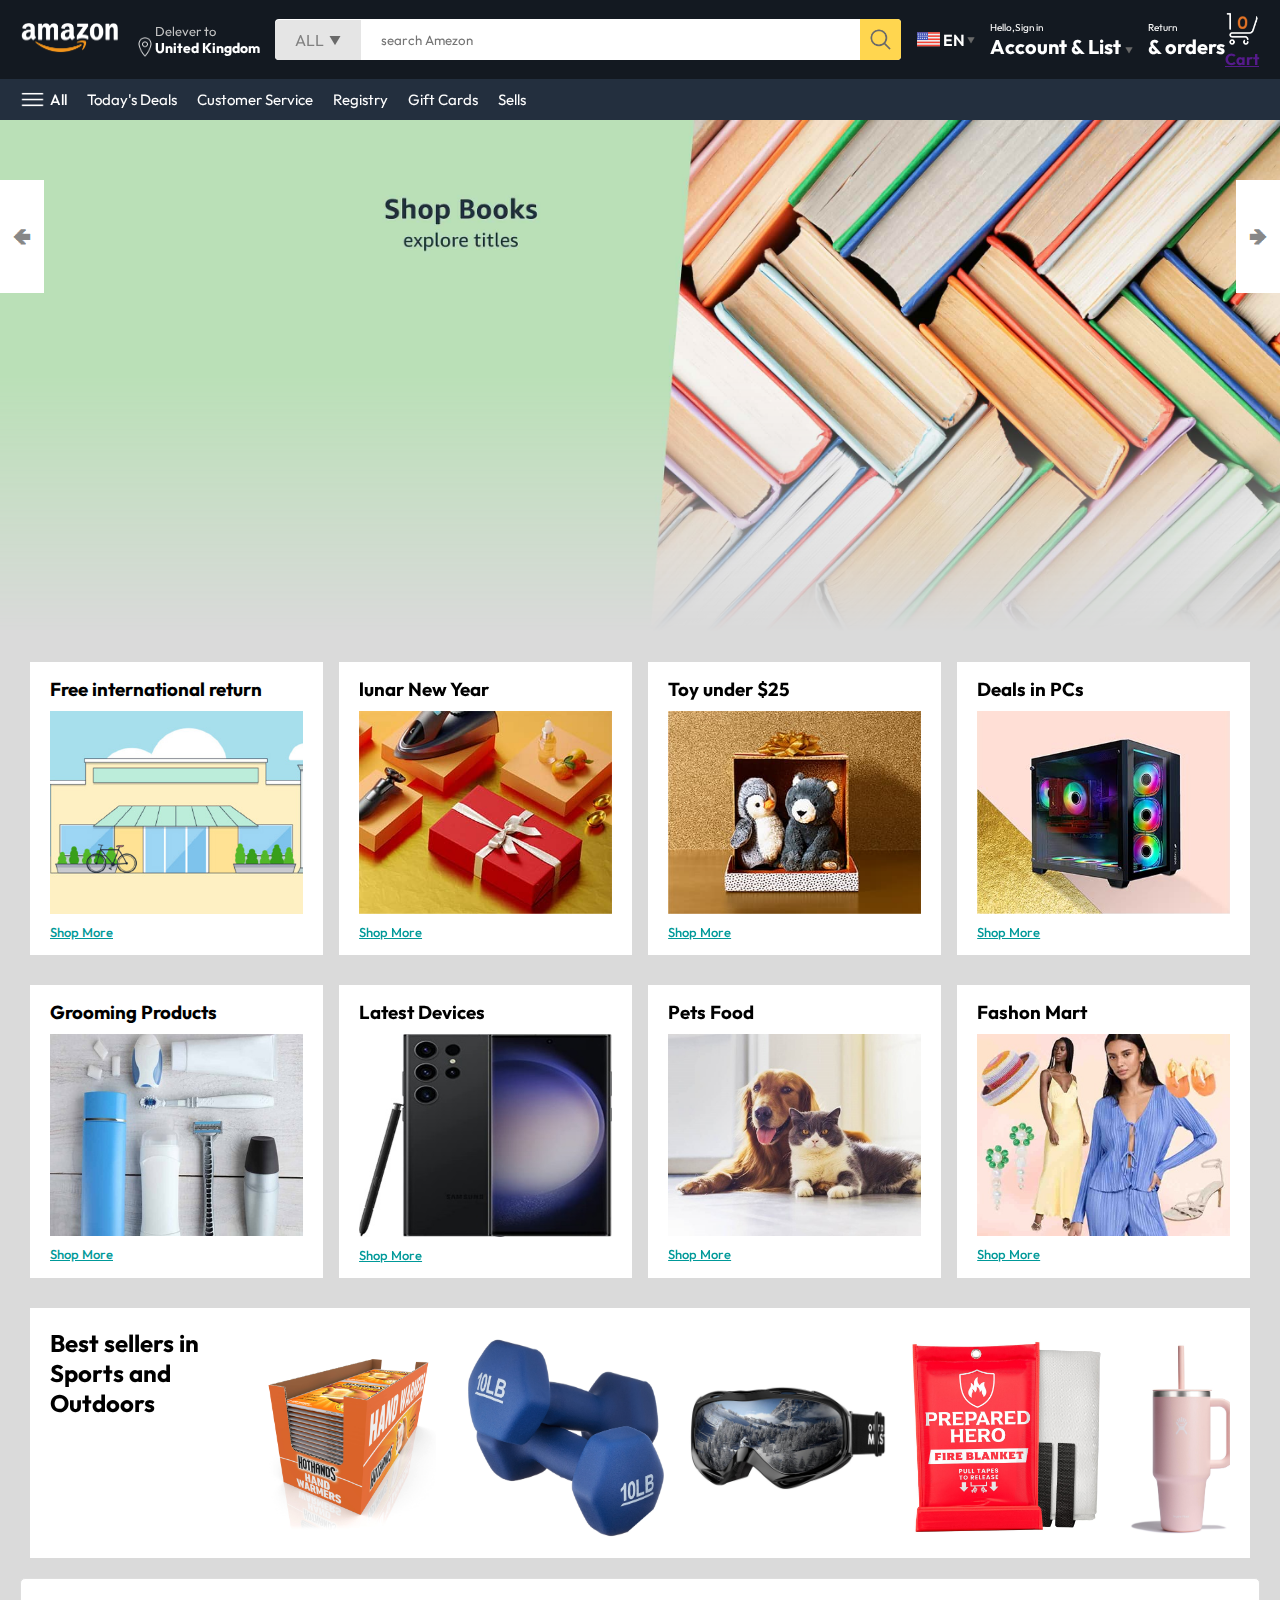
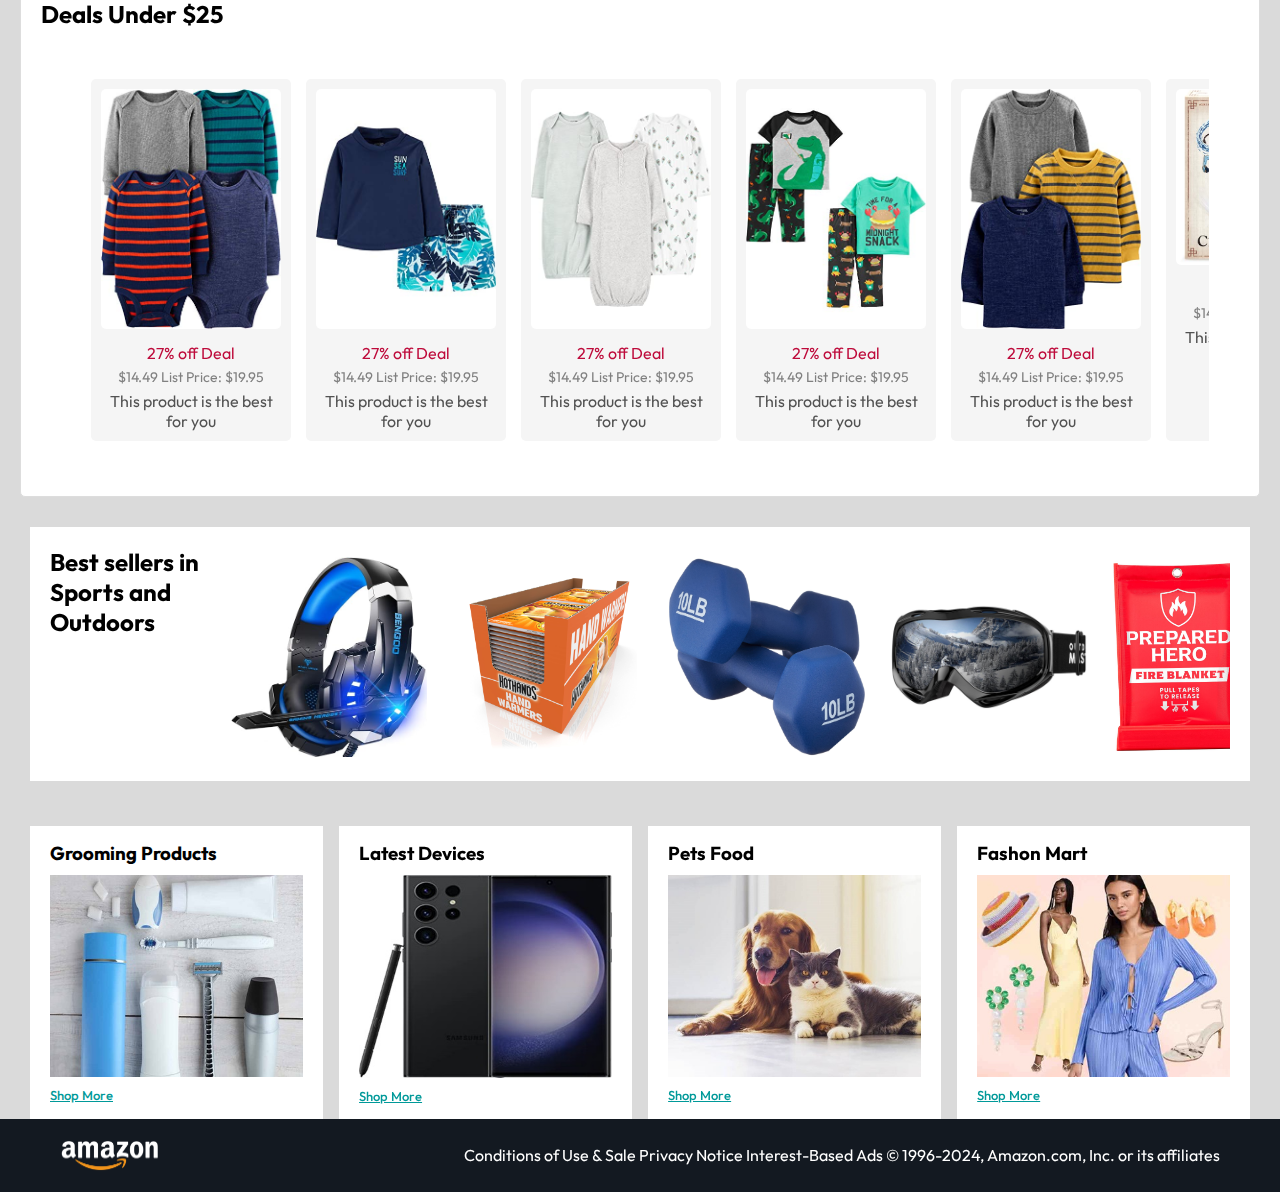
<file: amezon clone/index.html>
<!DOCTYPE html>
<html>
<head>
    <title>Amezon clone</title>
    <link rel="stylesheet" href="style.css">
    <meta charset="UTF-8">
</head>
<body>
    <nav>
    
        <a href=""> <img src="./assets/amazon_logo.png"width=100 alt=""></a>
       <div class ="nav-country">
        <img src="./assets/location_icon.png " height="20" alt="">
        <div>
        <p>Delever to </p>
        <h1>United Kingdom</h1>
        </div>
        </div>
        <div class="nav-search">
            <div class="nav-search-gategory">
                <p> ALL </p>
                <img src="./assets/dropdown_icon.png"height= "12" alt="" >
                </div>
                <input type="text" class="nav-search-input" placeholder="search Amezon"  alt="">
                <img src="./assets/search_icon.png" class="nav-search-icon" alt="">
                </div>
                <div class="nav-language">
                    <img src="./assets/us_flag.png" width="25px" alt="">
                    <p>EN</p>
                    <img src="./assets/dropdown_icon.png" width="8px" alt="">
                    </div>
                    <div class="nav-text">
                        <p>Hello,Sign in</p>
                        <h1>Account & List <img src="./assets/dropdown_icon.png"
                           width="8px" alt=""> </h1>
                        </div>
                        <div class="nav-text">
                            <p>Return </p>
                            <h1>& orders </h1>
                            </div>
                        <a href="" class="nav-cart">
                            <img src="./assets/cart_icon.png" width="35px" alt="">
                            <h4> Cart</h4>
                            </a>

        </nav>
        <div class="nav-bottom">
        <div>
                 <img src="./assets/menu_icon.png" width="25px" alt="">
                    <p>All</p>
                </div>
                <p>Today's Deals</p>
                <p>Customer Service</p>
                <p>Registry</p>
                <p>Gift Cards</p>
                <p>Sells</p>
        </div>

        <div class="header-slider">
            <a href="#" class="control_prev" >&#129144</a>
            <a href="#" class="control_next" >&#129146</a>
            <ul>
                <img src="./assets/header1.jpg" class="header-img" alt="">
                <img src="./assets/header2.jpg" class="header-img" alt="">
                <img src="./assets/header3.jpg" class="header-img" alt="">
                <img src="./assets/header4.jpg" class="header-img" alt="">
                <img src="./assets/header5.jpg" class="header-img" alt="">
                <img src="./assets/header6.jpg" class="header-img" alt="">
                </ul>
        </div>
        <div class="box-row ,header-box" >
            <div class ="box-col">
                <h3>Free international return </h3>
                <img src="./assets/box1-1.jpg" alt="">
                <a href="/">Shop More </a>
                </div>
                <div class ="box-col">
                    <h3>lunar New Year </h3>
                    <img src="./assets/box1-2.jpg" alt="">
                    <a href="/">Shop More </a>
                    </div>
                    <div class ="box-col">
                        <h3>Toy under $25 </h3>
                        <img src="./assets/box1-3.jpg" alt="">
                        <a href="/">Shop More </a>
                        </div>
                        <div class ="box-col">
                            <h3>Deals in PCs </h3>
                            <img src="./assets/box1-4.jpg" alt="">
                            <a href="/">Shop More </a>
                            </div>
                </div>
                <div class="box-row" >
                    <div class ="box-col">
                        <h3>Grooming Products </h3>
                        <img src="./assets/box2-1.jpg" alt="">
                        <a href="/">Shop More </a>
                        </div>
                        <div class ="box-col">
                            <h3>Latest Devices</h3>
                            <img src="./assets/box2-2.jpg" alt="">
                            <a href="/">Shop More </a>
                            </div>
                            <div class ="box-col">
                                <h3>Pets Food  </h3>
                                <img src="./assets/box2-3.jpg" alt="">
                                <a href="/">Shop More </a>
                                </div>
                                <div class ="box-col">
                                    <h3>Fashon Mart </h3>
                                    <img src="./assets/box2-4.jpg" alt="">
                                    <a href="/">Shop More </a>
                                    </div>
                        </div>

        <div class="product-slider">
            <h2>Best sellers in Sports and Outdoors</h2>
            <div class="Products">
            <img src="./assets/product1-1.jpg"alt="">
            <img src="./assets/product1-2.jpg"alt="">
            <img src="./assets/product1-3.jpg"alt="">
            <img src="./assets/product1-4.jpg"alt="">
            <img src="./assets/product1-5.jpg"alt="">
            <img src="./assets/product1-6.jpg"alt="">
            <img src="./assets/product1-7.jpg"alt="">
            <img src="./assets/product1-8.jpg"alt="">
            <img src="./assets/product1-9.jpg"alt="">
            <img src="./assets/product1-10.jpg"alt="">
            </div>
            </div>
            <div class="deals-under-25">
                <h2>Deals Under $25</h2>
                <div class="product-slider">
                    <!-- Product cards -->
                    <div class="product-card">
                        <div class="product-img-container">
                            <img src="./assets/product2-1.jpg" alt="Product Image">
                        </div>
                        <div class="product-offer">
                            <p>27% off <span>Deal</span></p>
                        </div>
                        <p class="product-price">$14.49 <span>List Price: $19.95</span></p>
                        <h4>This product is the best for you</h4>
                    </div>
                    
                    <div class="product-card">
                        <div class="product-img-container">
                            <img src="./assets/product2-2.jpg" alt="Product Image">
                        </div>
                        <div class="product-offer">
                            <p>27% off <span>Deal</span></p>
                        </div>
                        <p class="product-price">$14.49 <span>List Price: $19.95</span></p>
                        <h4>This product is the best for you</h4>
                    </div>
        
                    <div class="product-card">
                        <div class="product-img-container">
                            <img src="./assets/product2-3.jpg" alt="Product Image">
                        </div>
                        <div class="product-offer">
                            <p>27% off <span>Deal</span></p>
                        </div>
                        <p class="product-price">$14.49 <span>List Price: $19.95</span></p>
                        <h4>This product is the best for you</h4>
                    </div>
        
                    <div class="product-card">
                        <div class="product-img-container">
                            <img src="./assets/product2-4.jpg" alt="Product Image">
                        </div>
                        <div class="product-offer">
                            <p>27% off <span>Deal</span></p>
                        </div>
                        <p class="product-price">$14.49 <span>List Price: $19.95</span></p>
                        <h4>This product is the best for you</h4>
                    </div>
        
                    <div class="product-card">
                        <div class="product-img-container">
                            <img src="./assets/product2-5.jpg" alt="Product Image">
                        </div>
                        <div class="product-offer">
                            <p>27% off <span>Deal</span></p>
                        </div>
                        <p class="product-price">$14.49 <span>List Price: $19.95</span></p>
                        <h4>This product is the best for you</h4>
                    </div>
        
                    <div class="product-card">
                        <div class="product-img-container">
                            <img src="./assets/product2-6.jpg" alt="Product Image">
                        </div>
                        <div class="product-offer">
                            <p>27% off <span>Deal</span></p>
                        </div>
                        <p class="product-price">$14.49 <span>List Price: $19.95</span></p>
                        <h4>This product is the best for you</h4>
                    </div>
        
                    <div class="product-card">
                        <div class="product-img-container">
                            <img src="./assets/product2-7.jpg" alt="Product Image">
                        </div>
                        <div class="product-offer">
                            <p>27% off <span>Deal</span></p>
                        </div>
                        <p class="product-price">$14.49 <span>List Price: $19.95</span></p>
                        <h4>This product is the best for you</h4>
                    </div>
        
                    <div class="product-card">
                        <div class="product-img-container">
                            <img src="./assets/product2-8.jpg" alt="Product Image">
                        </div>
                        <div class="product-offer">
                            <p>27% off <span>Deal</span></p>
                        </div>
                        <p class="product-price">$14.49 <span>List Price: $19.95</span></p>
                        <h4>This product is the best for you</h4>
                    </div>
        
                    <div class="product-card">
                        <div class="product-img-container">
                            <img src="./assets/product2-9.jpg" alt="Product Image">
                        </div>
                        <div class="product-offer">
                            <p>27% off <span>Deal</span></p>
                        </div>
                        <p class="product-price">$14.49 <span>List Price: $19.95</span></p>
                        <h4>This product is the best for you</h4>
                    </div>
        
                    <div class="product-card">
                        <div class="product-img-container">
                            <img src="./assets/product2-10.jpg" alt="Product Image">
                        </div>
                        <div class="product-offer">
                            <p>27% off <span>Deal</span></p>
                        </div>
                        <p class="product-price">$14.49 <span>List Price: $19.95</span></p>
                        <h4>This product is the best for you</h4>
                    </div>
        
                    <div class="product-card">
                        <div class="product-img-container">
                            <img src="./assets/product2-11.jpg" alt="Product Image">
                        </div>
                        <div class="product-offer">
                            <p>27% off <span>Deal</span></p>
                        </div>
                        <p class="product-price">$14.49 <span>List Price: $19.95</span></p>
                        <h4>This product is the best for you</h4>
                    </div>
                </div>
            </div>
           
            <div class="product-slider">
                <h2>Best sellers in Sports and Outdoors</h2>
                <div class="Products">
                    <a href="/product.html">
                <img src="assets/product_img.jpg"alt="">
                    </a>
                <img src="./assets/product1-1.jpg"alt="">
                <img src="./assets/product1-2.jpg"alt="">
                <img src="./assets/product1-3.jpg"alt="">
                <img src="./assets/product1-4.jpg"alt="">
                <img src="./assets/product1-5.jpg"alt="">
                <img src="./assets/product1-6.jpg"alt="">
                <img src="./assets/product1-7.jpg"alt="">
                <img src="./assets/product1-8.jpg"alt="">
                <img src="./assets/product1-9.jpg"alt="">
                <img src="./assets/product1-10.jpg"alt="">
                </div>
                </div>
                <div class="box-row" >
                    <div class ="box-col">
                        <h3>Grooming Products </h3>
                        <img src="./assets/box2-1.jpg" alt="">
                        <a href="/">Shop More </a>
                        </div>
                        <div class ="box-col">
                            <h3>Latest Devices</h3>
                            <img src="./assets/box2-2.jpg" alt="">
                            <a href="/">Shop More </a>
                            </div>
                            <div class ="box-col">
                                <h3>Pets Food  </h3>
                                <img src="./assets/box2-3.jpg" alt="">
                                <a href="/">Shop More </a>
                                </div>
                                <div class ="box-col">
                                    <h3>Fashon Mart </h3>
                                    <img src="./assets/box2-4.jpg" alt="">
                                    <a href="/">Shop More </a>
                                    </div>
                        </div>
<footer>
    <img src="./assets/amazon_logo.png" width="100" alt="">
    <p>Conditions of Use & Sale
        Privacy Notice
        Interest-Based Ads
        © 1996-2024, Amazon.com, Inc. or its affiliates</p>
    </footer>
    
</body>
</html>
</file>
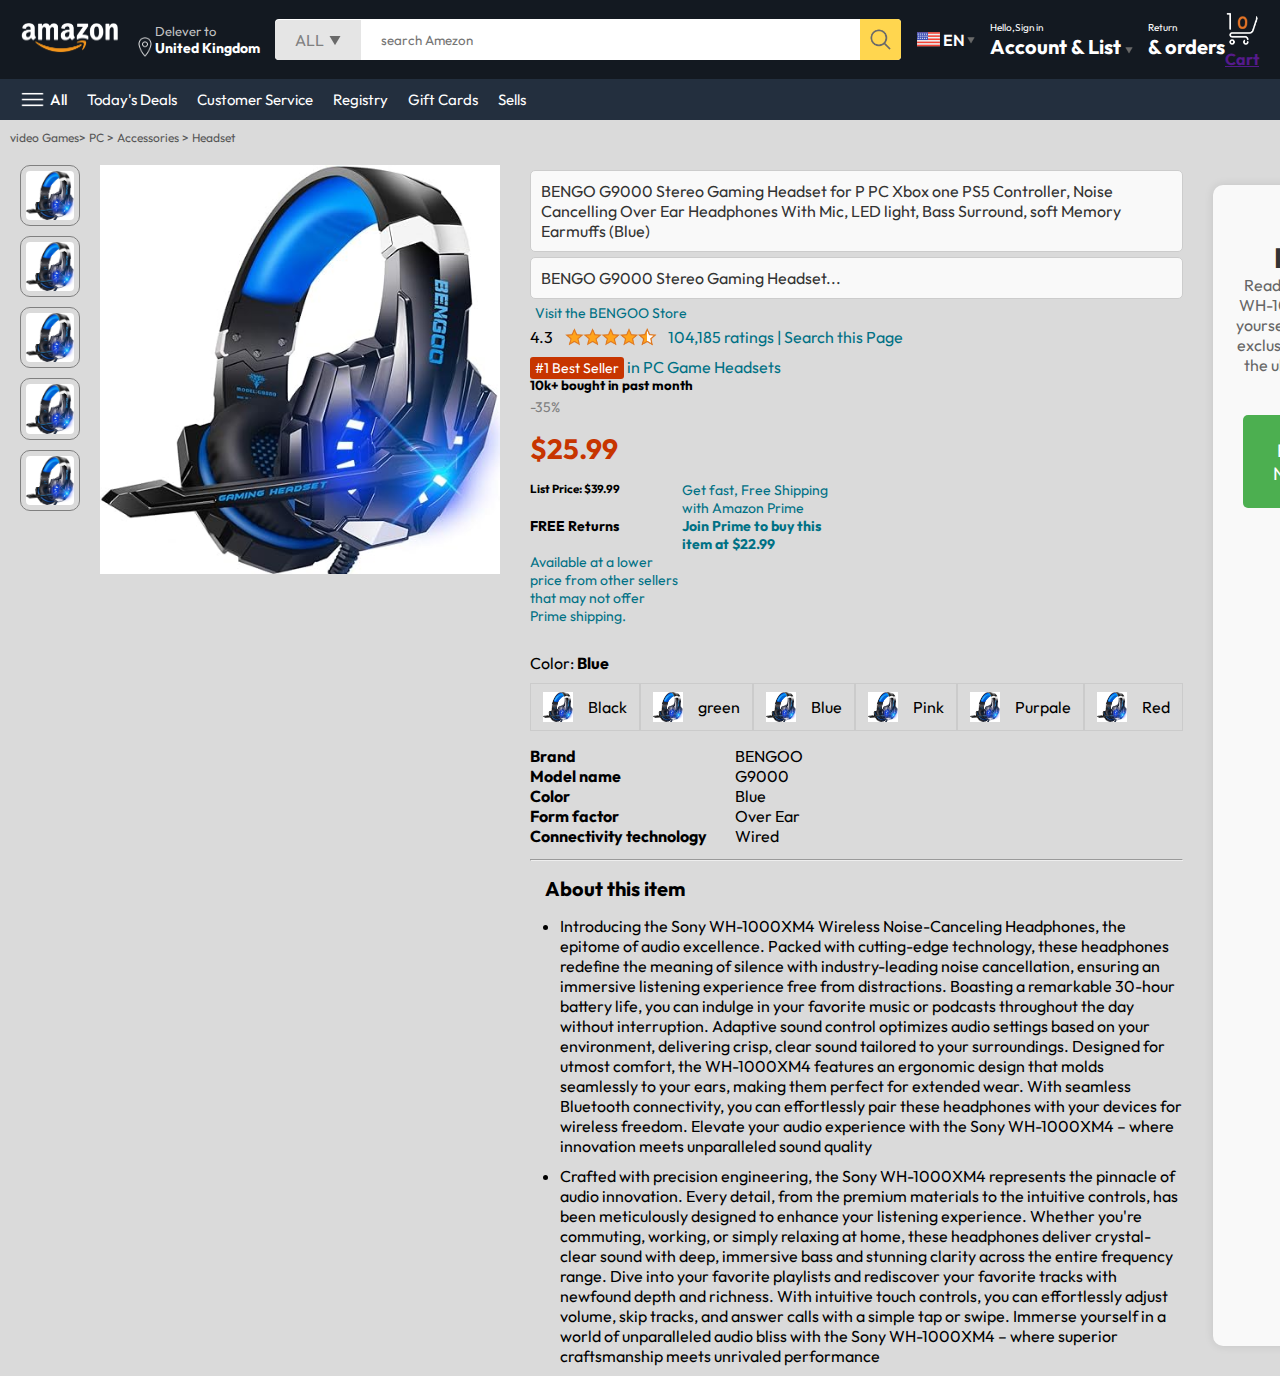
<file: amezon clone/product.html>
<!DOCTYPE html>
<html lang="en">
<head>
    <meta charset="UTF-8">
    <meta name="viewport" content="width=device-width, initial-scale=1.0">
    <title>Product Page</title>
    <link rel="stylesheet" href="style.css">
    <link rel="stylesheet" href="product.css ">
</head>
<body>
    <nav>
    
        <a href=""> <img src="./assets/amazon_logo.png"width=100 alt=""></a>
       <div class ="nav-country">
        <img src="./assets/location_icon.png " height="20" alt="">
        <div>
        <p>Delever to </p>
        <h1>United Kingdom</h1>
        </div>
        </div>
        <div class="nav-search">
            <div class="nav-search-gategory">
                <p> ALL </p>
                <img src="./assets/dropdown_icon.png"height= "12" alt="" >
                </div>
                <input type="text" class="nav-search-input" placeholder="search Amezon"  alt="">
                <img src="./assets/search_icon.png" class="nav-search-icon" alt="">
                </div>
                <div class="nav-language">
                    <img src="./assets/us_flag.png" width="25px" alt="">
                    <p>EN</p>
                    <img src="./assets/dropdown_icon.png" width="8px" alt="">
                    </div>
                    <div class="nav-text">
                        <p>Hello,Sign in</p>
                        <h1>Account & List <img src="./assets/dropdown_icon.png"
                           width="8px" alt=""> </h1>
                        </div>
                        <div class="nav-text">
                            <p>Return </p>
                            <h1>& orders </h1>
                            </div>
                        <a href="" class="nav-cart">
                            <img src="./assets/cart_icon.png" width="35px" alt="">
                            <h4> Cart</h4>
                            </a>
                           
                        
        </nav>
        <div class="nav-bottom">
            <div>
                     <img src="./assets/menu_icon.png" width="25px" alt="">
                        <p>All</p>
                    </div>
                    <p>Today's Deals</p>
                    <p>Customer Service</p>
                    <p>Registry</p>
                    <p>Gift Cards</p>
                    <p>Sells</p>
            </div>
            <p class="breadcrum"> video Games> PC > Accessories > Headset </p>

            <div class="product-display">
                <div class="product-d-image"> 
                <div class="product-icons">
                    <img src="./assets/product_img.jpg"alt="" width="60">
                    <img src="./assets/product_img.jpg"alt="" width="60">
                    <img src="./assets/product_img.jpg"alt="" width="60">
                    <img src="./assets/product_img.jpg"alt="" width="60">
                    <img src="./assets/product_img.jpg"alt="" width="60">
                </div>
                <div class="product-main-image">
                    <img src="./assets/product_img.jpg"alt="" width="400">
                </div>
            </div>
                <div class="product-d-details">
                    <p class="product-title">
                        BENGO G9000 Stereo Gaming Headset for P PC Xbox one PS5 Controller, Noise Cancelling Over Ear Headphones With Mic, LED light, Bass Surround, soft Memory Earmuffs (Blue)
                    </p>
    <p class="product-title">BENGO G9000 Stereo Gaming Headset...</p>
    <p class="brand-store">Visit the BENGOO Store</p>
    <div class="product-rating">
        <div>
            <div>4.3 <img src="./assets/rating_img.png" height="20px"></div>
            <p>104,185 ratings | Search this Page</p>
        </div>
        <p><span>#1 Best Seller</span> in PC Game Headsets</p>
    </div>
    <h5>10k+ bought in past month</h5>
    <div class="product-price">
    
        <p> -35% </p>
        <h1> $25.99 </h1>
        
        <div class="product-info">
            <h5 class="list-price">List Price: $39.99</h5>
            <p class="free-shipping">Get fast, Free Shipping with Amazon Prime</p>
            <p class="free-returns">FREE Returns</p>
            <p class="join-prime">Join Prime to buy this item at $22.99</p>
            <p class="lower-price">Available at a lower price from other sellers that may not offer Prime shipping.</p>
        </div>
        
            </div>
            <div class="product-color-selection">
                <p>
                  <p>Color:  <b>Blue</b> </p>
                  <div class="product-color-option">
                    <div class="option">
                    <img src="./assets/product_img.jpg" alt="30px">
                    <p>Black</p>
                    </div>
                    <div class="option">
                        <img src="./assets/product_img.jpg" alt="30px">
                        <p>green</p>
                        </div>
                        <div class="option">
                            <img src="./assets/product_img.jpg" alt="30px">
                            <p>Blue</p>
                            </div>
                            <div class="option">
                                <img src="./assets/product_img.jpg" alt="30px">
                                <p>Pink</p>
                            </div>
                            <div class="option">
                                <img src="./assets/product_img.jpg" alt="30px">
                                <p>Purpale</p>
                                </div>
                                <div class="option">
                                    <img src="./assets/product_img.jpg" alt="30px">
                                    <p>Red</p>
                                    </div>
                    </div>
                </p>
            </div>
            <div class="product-info">

                <p><b>Brand</b></p> <p> BENGOO </p>
                <p><b>Model name</b></p> <p> G9000 </p>
                <p><b>Color</b></p> <p>Blue</p>
                <p><b>Form factor</b></p> <p> Over Ear </p>
                <p><b>Connectivity technology</b></p> <p> Wired </p>

            </div>
            <hr>
            <div class="product-description">
                <h1> About this item </h1>
                <ul>
                    <li>
                        Introducing the Sony WH-1000XM4 Wireless Noise-Canceling Headphones, the epitome of audio excellence. Packed with cutting-edge technology, these headphones redefine the meaning of silence with industry-leading noise cancellation, ensuring an immersive listening experience free from distractions. Boasting a remarkable 30-hour battery life, you can indulge in your favorite music or podcasts throughout the day without interruption. Adaptive sound control optimizes audio settings based on your environment, delivering crisp, clear sound tailored to your surroundings. Designed for utmost comfort, the WH-1000XM4 features an ergonomic design that molds seamlessly to your ears, making them perfect for extended wear. With seamless Bluetooth connectivity, you can effortlessly pair these headphones with your devices for wireless freedom. Elevate your audio experience with the Sony WH-1000XM4 – where innovation meets unparalleled sound quality
                </li>
                <li>
                    Crafted with precision engineering, the Sony WH-1000XM4 represents the pinnacle of audio innovation. Every detail, from the premium materials to the intuitive controls, has been meticulously designed to enhance your listening experience. Whether you're commuting, working, or simply relaxing at home, these headphones deliver crystal-clear sound with deep, immersive bass and stunning clarity across the entire frequency range. Dive into your favorite playlists and rediscover your favorite tracks with newfound depth and richness. With intuitive touch controls, you can effortlessly adjust volume, skip tracks, and answer calls with a simple tap or swipe. Immerse yourself in a world of unparalleled audio bliss with the Sony WH-1000XM4 – where superior craftsmanship meets unrivaled performance
                    </li>
                    </ul>
                </div>
        </div>
        <div class="product-d-purchase">
            <h2>Purchase Information</h2>
            <p>Ready to experience the Sony WH-1000XM4 headphones for yourself? Take advantage of our exclusive offers and bring home the ultimate audio companion today!</p>
            <div class="purchase-options">
                <button class="buy-now">Buy Now</button>
                <button class="add-to-cart">Add to Cart</button>
            </div>
        </div>
        
        
    </div>
</div>


</body>
</html>
</file>
<file: amezon clone/style.css>
@import url('https://fonts.googleapis.com/css2?family=Outfit:wght@100..900&display=swap');


* {
    padding: 0;
    margin: 0;
    box-sizing: border-box;
    font-family: Outfit; 
}

body {
    background-color: #dadada; 
}
nav {
    display: flex;
    align-items: center;
    justify-content: space-between;
    background-color: #131921;
    padding: 10px 20px;
    color: #fff; /* White text color */
}

.nav-country
{
    display:flex;
    align-items: end;
    margin-left:15px;
    font-size: 13px;
    color:#c4c4c4;
}
.nav-country h1
{
color:#fff ;
font-size:14px ;
}
.nav-search{
    flex: 1;
    display: flex;
    align-items: center;
    background: #fff;
    color: gray;
    max-width: 1000px;
    border-radius: 4px;
    margin-left: 15px; 
}
.nav-search-gategory{
    display: flex;
    align-items: center;
    padding: 10px 20px;
    gap:5px;
    background: #e5e5e5; 
    border-radius: 4px 0 0 4px ;
}
.nav-search-input
{
    border: none;
    outline: none;
    padding-left: 20px;
    width: 100%;
}
.nav-search-icon
{
    max-width: 41px; 
    padding: 8px;
    background: 8px;
    background: #ffd64f;
    border-radius:0 4px 4px 0;
}
.nav-language
{
    display: flex;
    align-items: center;
    gap: 2px;
    font-weight: 600;
    margin-left: 15px;
}
.nav-text{
    margin-left: 15px;
}
.nav-text {
font-size: 10px;
}
.nav-text h1
{
    font: size 14px;
}
nav-cart
{
    display: flex;
    align-items: center;
    margin: 0px 20px;

}
.nav-bottom
{
    display: flex;
    align-items: center;
    grid-area: 20px;
    padding: 8px 20px;
    background: #232f3e;
    color: white;
    gap: 20px;
    font-size: 15px;

}
.nav-bottom div
{
    display: flex;
    align-items: center;
    gap: 5px;
    font-weight: 500;

}
.header-slider ul
{
    display: flex;
    overflow-y: hidden;

}
.header-img
{
    max-width: 100%;
    mask-image: linear-gradient(to bottom,#000000 50%,transparent 100%)
}
.header-slider a{
    position: absolute;
    top: 20%;
    z-index:1;
    padding: 5vh 1vw;
    background-color: #ffffff;
    color: #0000007b;
    text-decoration:none ;
    font-weight:600 ;
    font-size: 18px;
    cursor:pointer ;

}
.control_next
{
    right:0;

}
.box-row{
    display: flex;
    flex-wrap: wrap;
    justify-content: space-between;
    margin: 0 30px; 
    
   
  

}
.box-col{
    display:flex;
    flex-direction:column;
    gap: 10px;
    padding: 15px 20px;
    background: #fff;
    max-width: 24%;
    min-height: 200px;
    z-index: 1;
    margin-top: 30px;
    
}
.box-col a{
    
    font-size: 13px;
    color:#009999;
    font-weight:500;
    
}
.header-box
{
    margin-top: -20vw;

}


.product-slider {
    background: white;
    margin: 0 30px;
    padding: 20px;
    margin-bottom: 15px;
    margin-top: 30px;
}


.product-slider.Products {
    display: flex;
    overflow-x: auto;
    gap: 20px;
    margin-top: 10px;
}


.Products {
    display: flex;
    overflow: auto;
    gap: 20px;
    margin-top: 10px;
}


.Products img {
    max-width: 200px;
    max-height: 200px;
}

.product-slider.Products::-webkit-scrollbar {
    display: none;
}

.product-slider.Products::-webkit-scrollbar{
    display:none;
}
.deals-under-25 {
    margin: 20px;
    padding: 20px;
    background-color: #fff;
    border: 1px solid #ddd;
    border-radius: 5px;
}

.deals-under-25 h2 {
    font-size: 24px;
    margin-bottom: 15px;
}


.product-slider {
    display: flex;
    overflow-x: auto; 
    gap: 15px; 
    scroll-behavior: smooth; 
}


.product-slider::-webkit-scrollbar {
    display: none;
}


.product-card {
    min-width: 200px; 
    background-color: #f5f5f5;
    border-radius: 5px;
    padding: 10px;
    text-align: center;
}

.product-card img {
    width: 100%; 
    height: auto;
    border-radius: 5px;
}

.product-offer {
    margin-top: 10px;
    color: #be0b3b;
}

.product-price {
    color: gray;
    font-size: 14px;
    margin: 5px 0;
}

.product-card h4 {
    color: #525252;
    font-size: 16px;
    font-weight: normal;
}
footer{
    display:flex;
    justify-content: space-between;
    align-items:center;
    color:#fff;
    background: #131921;
    padding:20px 60px;
    
}
</file>
<file: amezon clone/product.css>
.breadcrum{
    padding: 10px;
    font-size: 12px;
    color: #565656;
}

.product-display{
    min-height: 30%;
    padding: 10px 20px;
    display:flex;
}
.product-d-image{
    display: flex;
    gap: 10px;  
}

.product-display{
    min-height: 100%;
    padding:10px,20px;
    display: flex;
}
.product-d-image{
    display:flex;
    gap: 20px;
}
.product-icons{
    display: flex;
    flex-direction:column;
    gap:10px;
}
.product-icons img{
    border: 1px solid gray;
    border-radius:10px;
    padding: 5px;
}
.product-d-details {
    margin: 0 30px;
}

.brand-store {
    margin: 5px;
    color: #007185;
    font-size: 14px;
}

.product-rating {
    display: flex;
    flex-direction: column;
    gap: 10px;
}

.product-rating div {
    display: flex;
    align-items: center;
    gap: 10px;
}

.product-rating p {
    color: #007185;
}

.product-rating p span {
    color: #fff;
    background: #c73500;
    padding: 2px 5px;
    border-radius: 3px;
    font-size: 14px;
}

.product-rating h5 {
    margin-top: 10px; /* Optional: Add spacing between sections */
}
/* CSS for the product title */
.product-title {
    margin: 5px 0; /* Add margin above and below the title */
    padding: 10px; /* Add padding inside the title element */
    color: #333; /* Set the text color */
    font-size: 16px; /* Set the font size */
    border: 1px solid #ccc; /* Add a border around the title */
    border-radius: 5px; /* Optional: Rounded corners for the border */
    background-color: #f9f9f9; /* Optional: Light background color for the title */
}
.product-price{
    display :flex;
    flex-direction:column;
    gap:5px;
}
.product-price h1{
    display: flex;
    align-items: center;
    gap: 10px;
    margin: 10px 0;
    color: #c73500; /* This will set the text color to red */
}
/* Optional CSS styling for the <del> tag */
.product-price del {
    color: #a5a5a5; /* Light gray color, you can customize it as desired */
    text-decoration: line-through;
    font-weight: 500; /* Ensures strikethrough effect */
}
/* Styling for the list price */
.list-price {
    color: black; /* List Price text will be black */
    font-weight: bold; /* Makes the text bold */
}

/* Styling for the free shipping */
.free-shipping {
    color: #007185; /* Free Shipping text will be sky blue */
}

/* Styling for the free returns */
.free-returns {
    color: black; /* Free Returns text will be black */
    font-weight: bold; /* Makes the text bold */
}

/* Styling for the join prime */
.join-prime {
    color: #007185;/* Join Prime text will be sky blue */
    font-weight: bold; /* Makes the text bold */
}

/* Styling for the lower price */
.lower-price {
    color: #007185;/* Lower Price text will be black */
}
.product-color-selection img {
    width: 30px;  /* Set the width of the images */
    height: 30px; /* Set the height of the images */
    /* Optional: Add other styles for images */
    object-fit: cover; /* This helps the image fit the given width and height without stretching */
    margin-right: 5px; /* Adds space between the image and the text */
}
.product-color-selection{
    margin: 15px 0;
}
.product-color-option{
    display: flex;
    justify-content: space-between;
    margin-top: 10px;
}
.option{
    display:flex;
    align-items:center;
    padding: 8px 12px;
    border:1px solid #cbcbcb;
    gap:10px;

}
.product-info {
    display: grid;
    grid-template-columns: auto auto;
    max-width: 300px;
    margin-bottom: 13px;
}

.product-description h1 {
    font-size: 20px;
    margin: 15px;
}

.product-description ul {
    display: flex;
    flex-direction: column;
    gap: 10px;
    margin-left: 30px;
}
.product-d-purchase {
    background-color: #f9f9f9;
    padding: 20px;
    border-radius: 10px;
    margin: 20px auto; /* Center the container */
    text-align: center;
    box-shadow: 0 0 10px rgba(0, 0, 0, 0.1);
    max-width: 500px; /* Set a maximum width */
}

.product-d-purchase h2 {
    font-size: 28px;
    color: #333;
}

.product-d-purchase p {
    font-size: 16px;
    color: #666;
}

.purchase-options {
    margin-top: 20px;
    display: flex;
    justify-content: center;
}

.buy-now,
.add-to-cart {
    padding: 12px 30px;
    font-size: 18px;
    color: #fff;
    background-color: #4CAF50;
    border: none;
    border-radius: 5px;
    cursor: pointer;
    transition: all 0.3s ease;
    margin: 0 10px; /* Add margin between buttons */
}

.buy-now:hover,
.add-to-cart:hover {
    background-color: #45a049;
}
</file>
